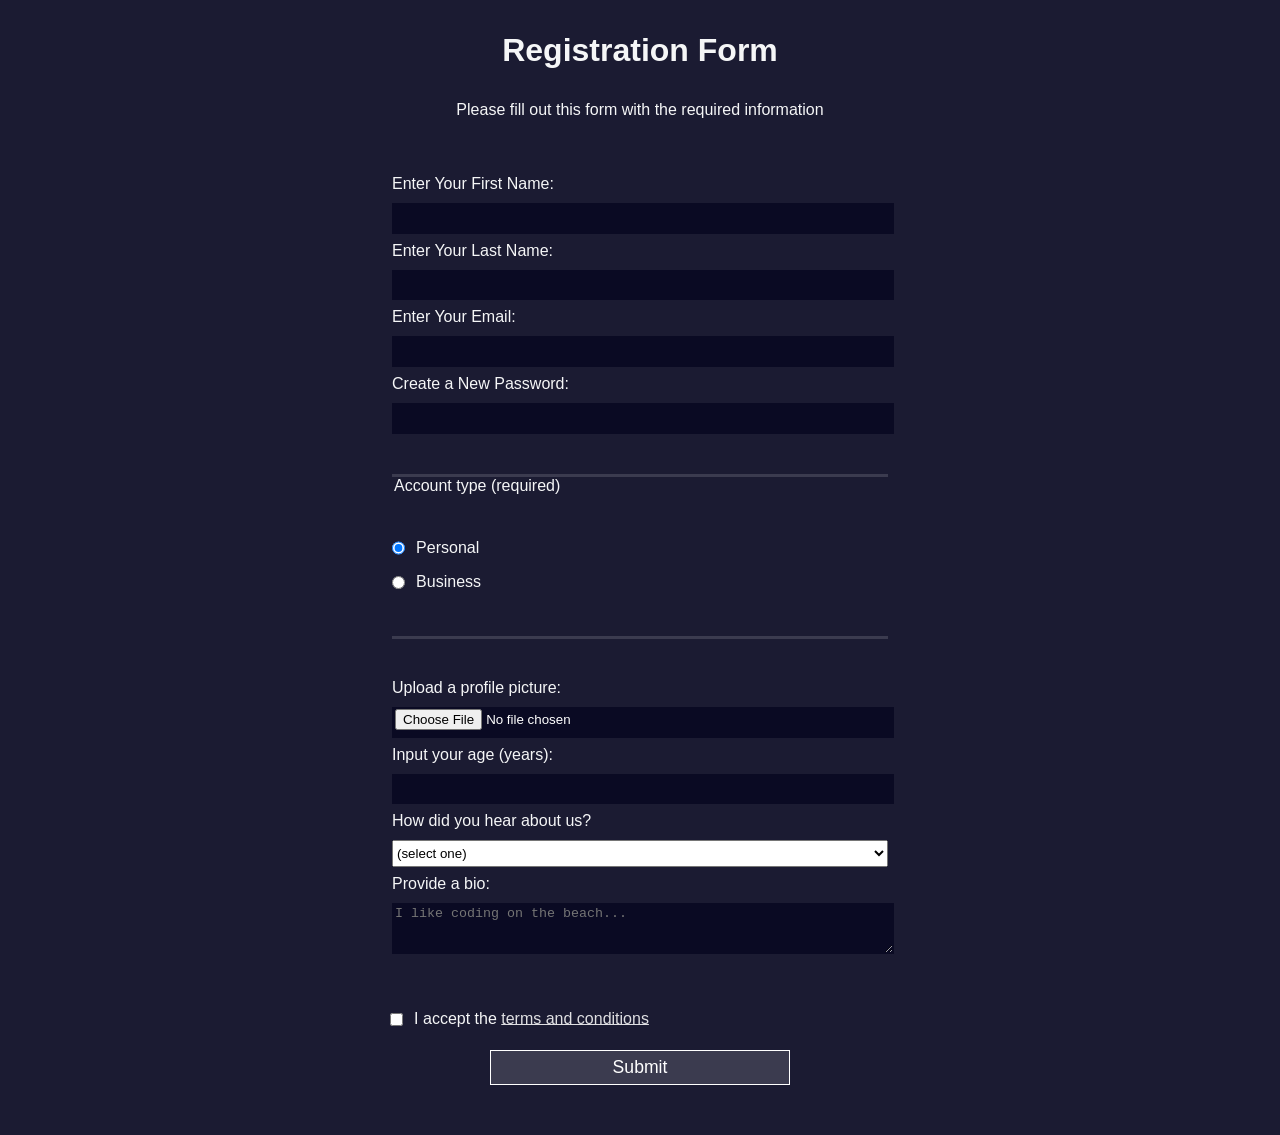
<file: primera-parte/index.html>
<!DOCTYPE html>
<html lang="en">

<head>
    <meta charset="UTF-8">
    <meta name="viewport" content="width=device-width, initial-scale=1.0">
    <title>Registration Form</title>
    <link rel="stylesheet" href="styles.css">
</head>

<body>
    <h1>Registration Form</h1>
    <p>Please fill out this form with the required information</p>
    <form action="https://register-demo.freecodecamp.org" method="post">
        <fieldset><label for="first-name">Enter Your First Name: <input id="first-name" name="first-name" type="text"
                    required></label><label for="last-name">Enter Your Last Name: <input id="last-name" name="last-name"
                    type="text" required></label><label for="email">Enter Your Email: <input id="email" name="email"
                    type="email" required></label><label for="new-password">Create a New Password: <input
                    id="new-password" name="new-password" type="password" pattern="[a-z0-5]{8,}" required></label>
        </fieldset>
        <fieldset>
            <legend>Account type (required)</legend><label for="personal-account"><input id="personal-account"
                    type="radio" name="account-type" class="inline" checked> Personal</label><label
                for="business-account"><input id="business-account" type="radio" name="account-type" class="inline">
                Business</label>
        </fieldset>
        <fieldset><label for="profile-picture">Upload a profile picture: <input id="profile-picture" type="file"
                    name="file"></label><label for="age">Input your age (years): <input id="age" type="number"
                    name="age" min="13" max="120"></label><label for="referrer">How did you hear about us? <select
                    id="referrer" name="referrer">
                    <option value="">(select one)</option>
                    <option value="1">freeCodeCamp News</option>
                    <option value="2">freeCodeCamp YouTube Channel</option>
                    <option value="3">freeCodeCamp Forum</option>
                    <option value="4">Other</option>
                </select></label><label for="bio">Provide a bio: <textarea id="bio" name="bio" rows="3" cols="30"
                    placeholder="I like coding on the beach..."></textarea></label></fieldset>
        <label for="terms-and-conditions"><input id="terms-and-conditions" type="checkbox" required
                name="terms-and-conditions" class="inline"> I accept the <a
                href="https://www.freecodecamp.org/news/terms-of-service/">terms and conditions</a></label><input
            type="submit" value="Submit">
    </form>
</body>

</html>
</file>
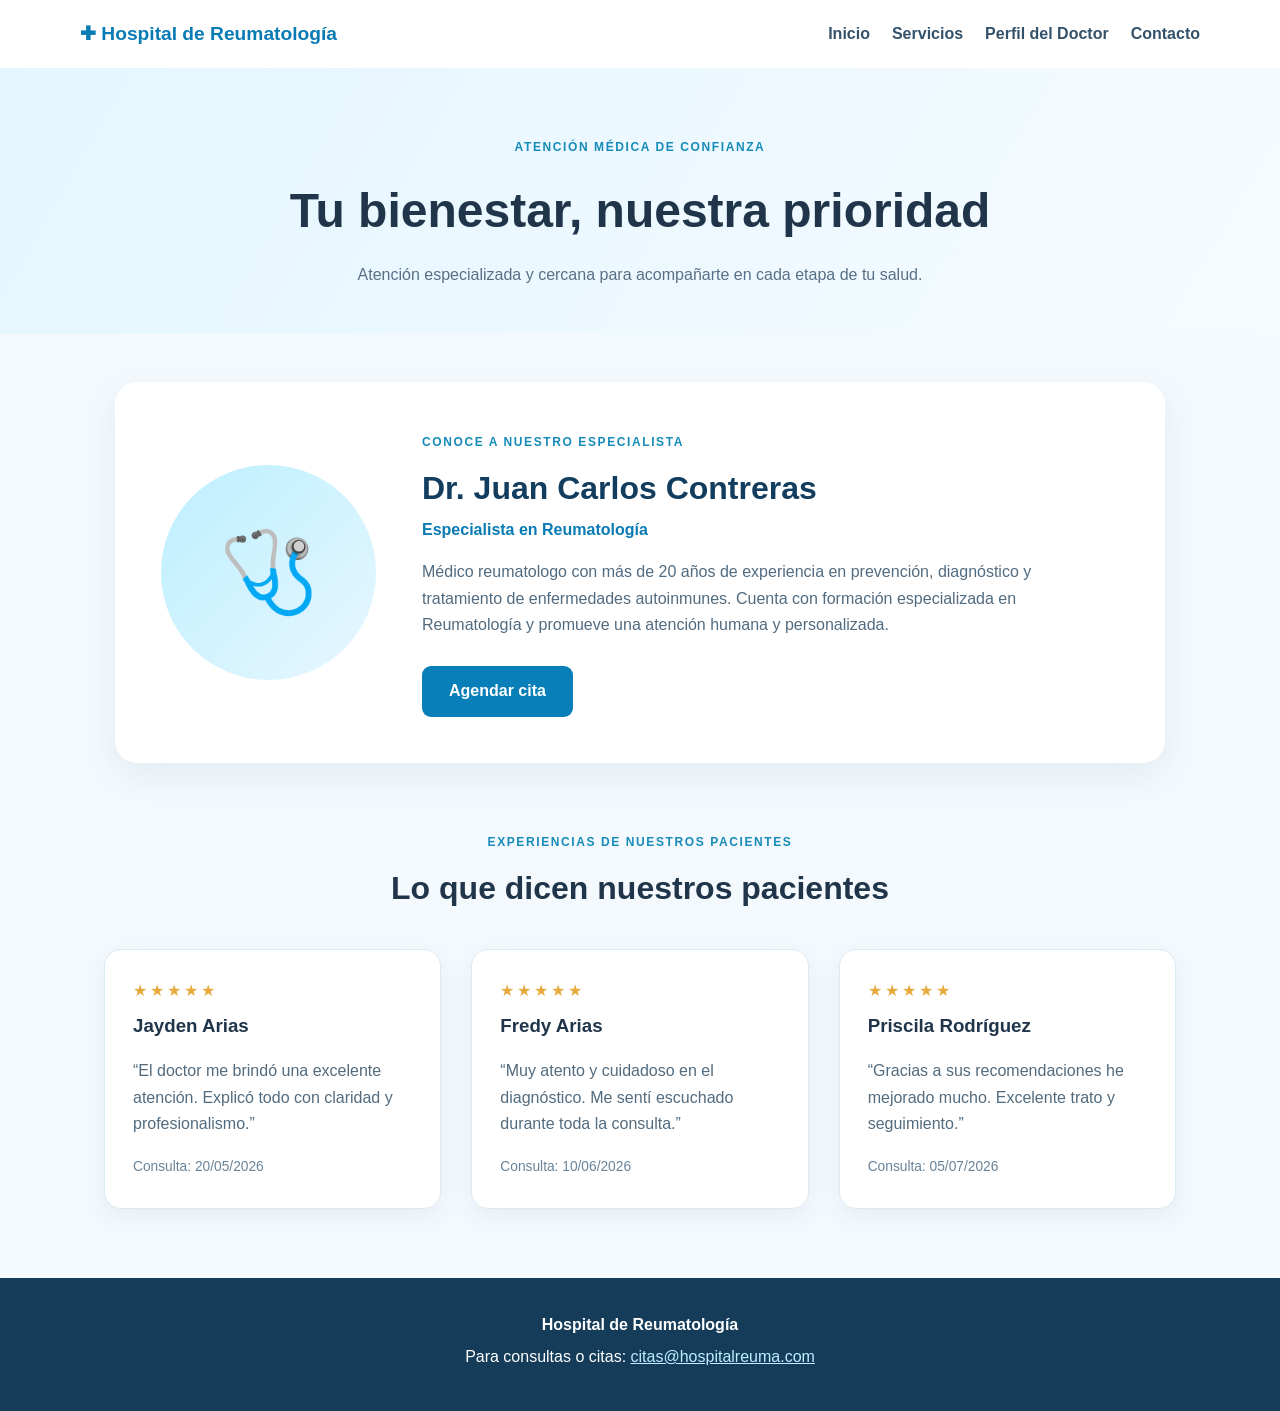
<file: segunda-parte/index.html>
<!DOCTYPE html>
<html lang="es">

<head>
    <meta charset="UTF-8">
    <meta name="viewport" content="width=device-width, initial-scale=1.0">
    <title>Hospital de Reumatología | Perfil médico</title>
    <link rel="stylesheet" href="styles.css">
</head>

<body>
    <header class="encabezado" id="inicio">
        <div class="marca">✚ Hospital de Reumatología</div>
        <nav aria-label="Navegación principal"><a href="#inicio">Inicio</a><a href="#servicios">Servicios</a><a
                href="#perfil">Perfil del Doctor</a><a href="#contacto">Contacto</a></nav>
    </header>
    <main>
        <section class="bienvenida" id="servicios"><span class="etiqueta">ATENCIÓN MÉDICA DE CONFIANZA</span>
            <h1>Tu bienestar, nuestra prioridad</h1>
            <p>Atención especializada y cercana para acompañarte en cada etapa de tu salud.</p>
        </section>
        <section class="perfil" id="perfil">
            <div class="avatar" aria-hidden="true">🩺</div>
            <div class="perfil-contenido"><span class="etiqueta">CONOCE A NUESTRO ESPECIALISTA</span>
                <h2 class="nombre-doctor">Dr. Juan Carlos Contreras</h2>
                <p class="especialidad">Especialista en Reumatología</p>
                <p id="descripcion-doctor">Médico reumatologo con más de 20 años de experiencia en prevención,
                    diagnóstico y tratamiento de enfermedades autoinmunes. Cuenta con formación especializada en
                    Reumatología y promueve una atención humana y personalizada.</p><a class="boton"
                    href="mailto:citas@hospitalreuma.com?subject=Solicitud%20de%20cita">Agendar cita</a>
            </div>
        </section>
        <section class="opiniones" aria-labelledby="titulo-opiniones"><span class="etiqueta">EXPERIENCIAS DE NUESTROS
                PACIENTES</span>
            <h2 id="titulo-opiniones">Lo que dicen nuestros pacientes</h2>
            <div class="tarjetas">
                <article class="tarjeta">
                    <div class="estrellas" aria-label="5 estrellas">★★★★★</div>
                    <h3>Jayden Arias</h3>
                    <p>“El doctor me brindó una excelente atención. Explicó todo con claridad y profesionalismo.”</p>
                    <time datetime="2026-05-20">Consulta: 20/05/2026</time>
                </article>
                <article class="tarjeta">
                    <div class="estrellas" aria-label="5 estrellas">★★★★★</div>
                    <h3>Fredy Arias</h3>
                    <p>“Muy atento y cuidadoso en el diagnóstico. Me sentí escuchado durante toda la consulta.”</p><time
                        datetime="2026-06-10">Consulta: 10/06/2026</time>
                </article>
                <article class="tarjeta">
                    <div class="estrellas" aria-label="5 estrellas">★★★★★</div>
                    <h3>Priscila Rodríguez</h3>
                    <p>“Gracias a sus recomendaciones he mejorado mucho. Excelente trato y seguimiento.”</p><time
                        datetime="2026-07-05">Consulta: 05/07/2026</time>
                </article>
            </div>
        </section>
    </main>
    <footer id="contacto"><strong>Hospital de Reumatología</strong>
        <p>Para consultas o citas: <a href="mailto:citas@hospitalreuma.com">citas@hospitalreuma.com</a>
</file>
<file: primera-parte/styles.css>
body {
    width: 100%;
    height: 100vh;
    margin: 0;
    background-color: #1b1b32;
    color: #f5f6f7;
    font-family: Tahoma, sans-serif;
    font-size: 16px;
}

h1,
p {
    margin: 1em auto;
    text-align: center;
}

form {
    width: 60vw;
    max-width: 500px;
    min-width: 300px;
    margin: 0 auto;
    padding-bottom: 2em;
}

fieldset {
    border: 0;
    padding: 2rem 0;
    border-bottom: 3px solid #3b3b4f;
}

fieldset:last-of-type {
    border-bottom: none;
}

label {
    display: block;
    margin: 0.5rem 0;
}

input,
textarea,
select {
    margin: 10px 0 0 0;
    width: 100%;
    min-height: 2em;
}

input,
textarea {
    background-color: #0a0a23;
    border: 1px solid #0a0a23;
    color: #ffffff;
}

.inline {
    width: unset;
    margin: 0 0.5em 0 0;
    vertical-align: middle;
}

input[type="submit"] {
    display: block;
    width: 60%;
    margin: 1em auto;
    height: 2em;
    font-size: 1.1rem;
    background-color: #3b3b4f;
    border-color: white;
    min-width: 300px;
}

input[type="file"] {
    padding: 1px 2px;
}

a {
    color: #dfdfe2;
}
</file>
<file: segunda-parte/styles.css>
* {
    box-sizing: border-box
}

html {
    scroll-behavior: smooth
}

body {
    margin: 0;
    font-family: Arial, Helvetica, sans-serif;
    color: #20354a;
    background: #f4f9fd;
    line-height: 1.65
}

.encabezado {
    background: #fff;
    display: flex;
    align-items: center;
    justify-content: space-between;
    gap: 24px;
    padding: 18px max(5%, calc((100% - 1120px)/2));
    box-shadow: 0 2px 15px #193b5d12
}

.marca {
    font-weight: 800;
    font-size: 1.2rem;
    color: #087bb4
}

nav {
    display: flex;
    gap: 22px;
    flex-wrap: wrap
}

nav a {
    color: #35526b;
    text-decoration: none;
    font-weight: 600;
    transition: color .2s
}

nav a:hover,
nav a:focus {
    color: #00a3cb
}

.bienvenida {
    text-align: center;
    padding: 65px 20px 45px;
    background: linear-gradient(120deg, #e3f6ff, #f6fbff)
}

.etiqueta {
    color: #168bb9;
    font-weight: 800;
    letter-spacing: 1.6px;
    font-size: .75rem
}

.bienvenida h1 {
    font-size: clamp(2rem, 4vw, 3rem);
    margin: 12px 0
}

.bienvenida p {
    max-width: 600px;
    margin: auto;
    color: #587087
}

.perfil {
    max-width: 1050px;
    margin: 48px auto;
    padding: 46px;
    display: flex;
    align-items: center;
    gap: 46px;
    background: #fff;
    border-radius: 22px;
    box-shadow: 0 12px 35px #1a5e8715
}

.avatar {
    display: grid;
    place-items: center;
    flex: 0 0 215px;
    height: 215px;
    border-radius: 50%;
    background: linear-gradient(135deg, #bdefff, #e7f7ff);
    font-size: 5rem
}

.nombre-doctor {
    color: #123d5e;
    font-size: 2rem;
    margin: 8px 0 0
}

.especialidad {
    color: #087bb4;
    font-weight: 700;
    margin: 2px 0 16px
}

#descripcion-doctor {
    color: #516b80;
    max-width: 620px
}

.boton {
    display: inline-block;
    background: #087fb8;
    color: white;
    padding: 12px 27px;
    border-radius: 9px;
    text-decoration: none;
    font-weight: 700;
    margin-top: 12px;
    transition: background .2s, transform .2s
}

.boton:hover,
.boton:focus {
    background: #075c89;
    transform: translateY(-2px)
}

.opiniones {
    text-align: center;
    max-width: 1120px;
    margin: 65px auto;
    padding: 0 20px
}

.opiniones h2 {
    font-size: 2rem;
    margin: 8px 0 30px
}

.tarjetas {
    display: flex;
    justify-content: center;
    gap: 22px;
    flex-wrap: wrap
}

.tarjeta {
    flex: 1 1 275px;
    max-width: 360px;
    text-align: left;
    background: white;
    border: 1px solid #dbeaf3;
    border-radius: 17px;
    padding: 28px;
    margin: 4px;
    box-shadow: 0 8px 22px #245a7c12
}

.tarjeta h3 {
    margin: 7px 0
}

.tarjeta p {
    color: #526b7e
}

.tarjeta time {
    font-size: .86rem;
    color: #688399
}

.estrellas {
    color: #e7a93b;
    letter-spacing: 3px
}

footer {
    text-align: center;
    background: #153c59;
    color: white;
    padding: 34px 18px;
    margin-top: 65px
}

footer p {
    margin: 6px
}

footer a {
    color: #bcefff
}

footer small {
    color: #c6d9e7
}

@media(max-width:700px) {
    .encabezado {
        flex-direction: column;
        text-align: center;
        padding: 18px
    }

    nav {
        justify-content: center;
        gap: 12px
    }

    .perfil {
        margin: 24px 15px;
        padding: 28px 22px;
        flex-direction: column;
        text-align: center;
        gap: 15px
    }

    .avatar {
        flex-basis: auto;
        width: 150px;
        height: 150px;
        font-size: 3.7rem
    }

    .opiniones {
        margin-top: 45px
    }

    .tarjeta {
        max-width: none
    }
}
</file>
